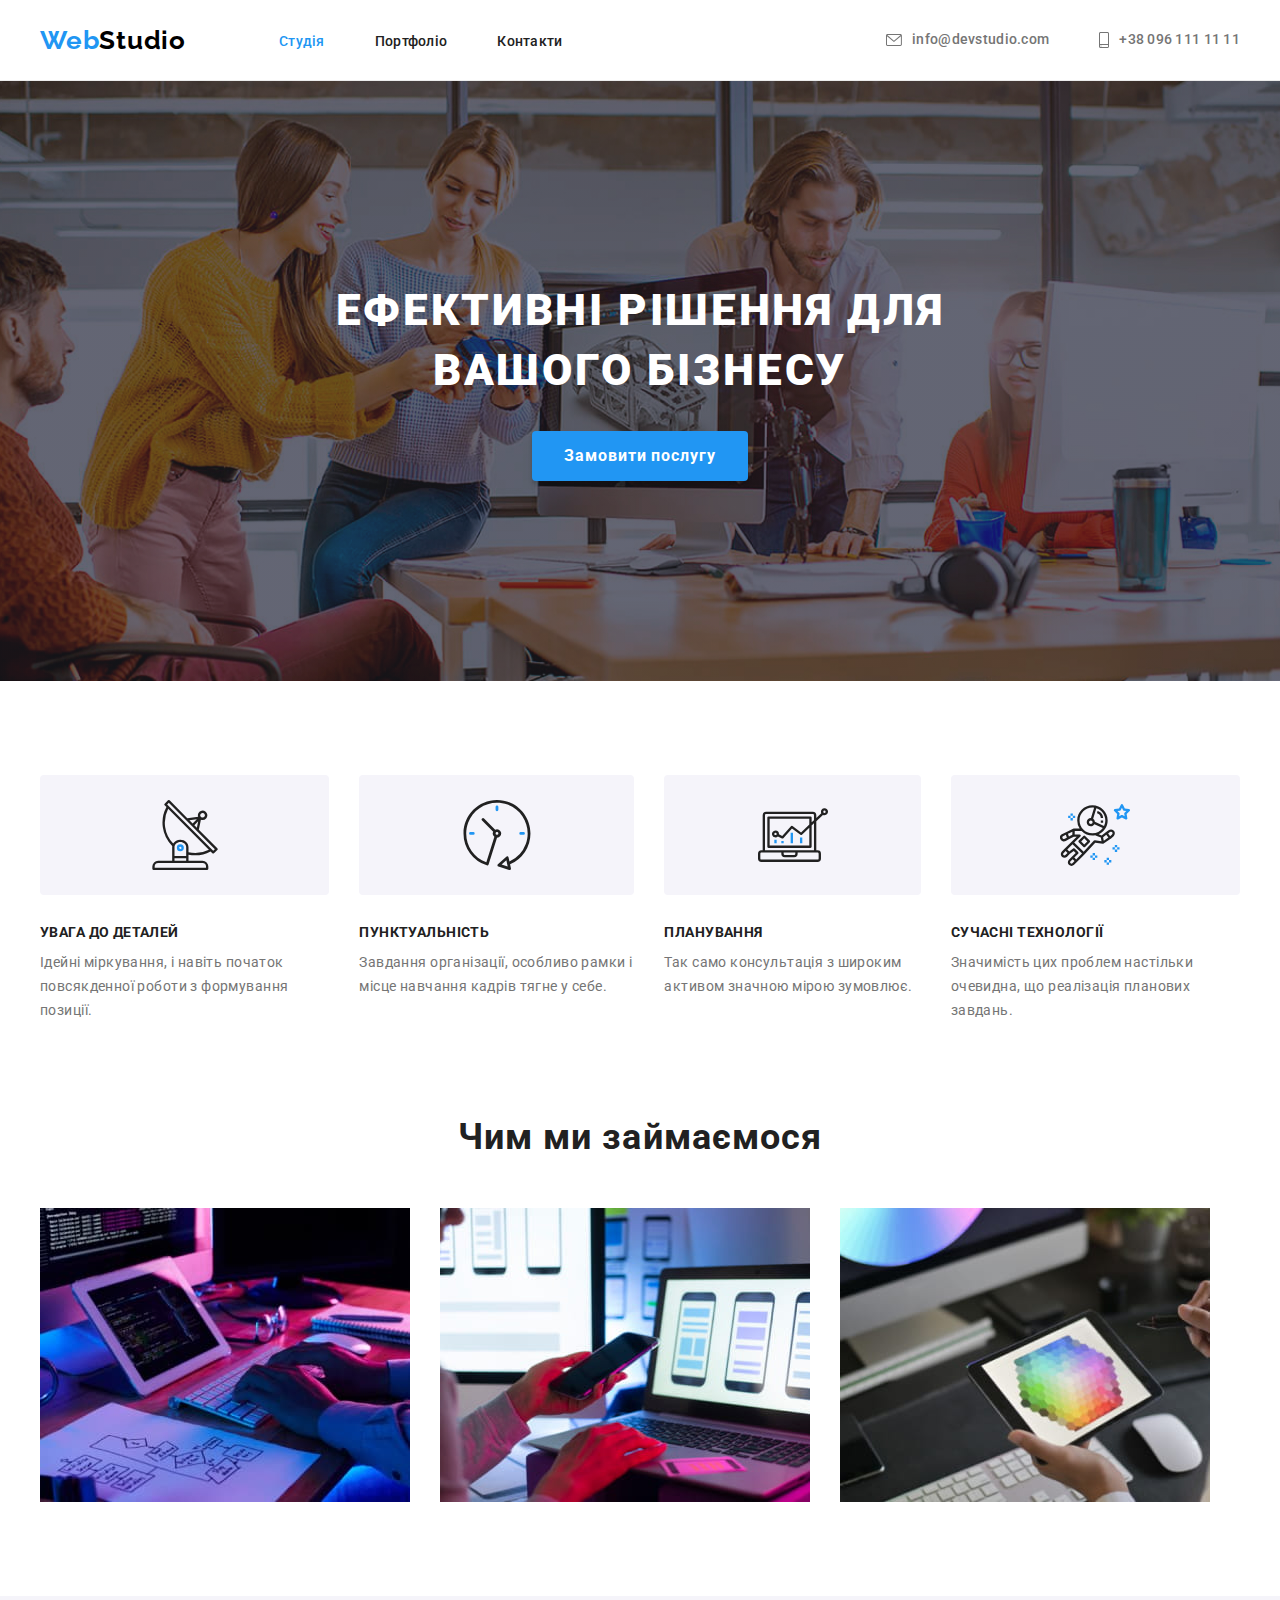
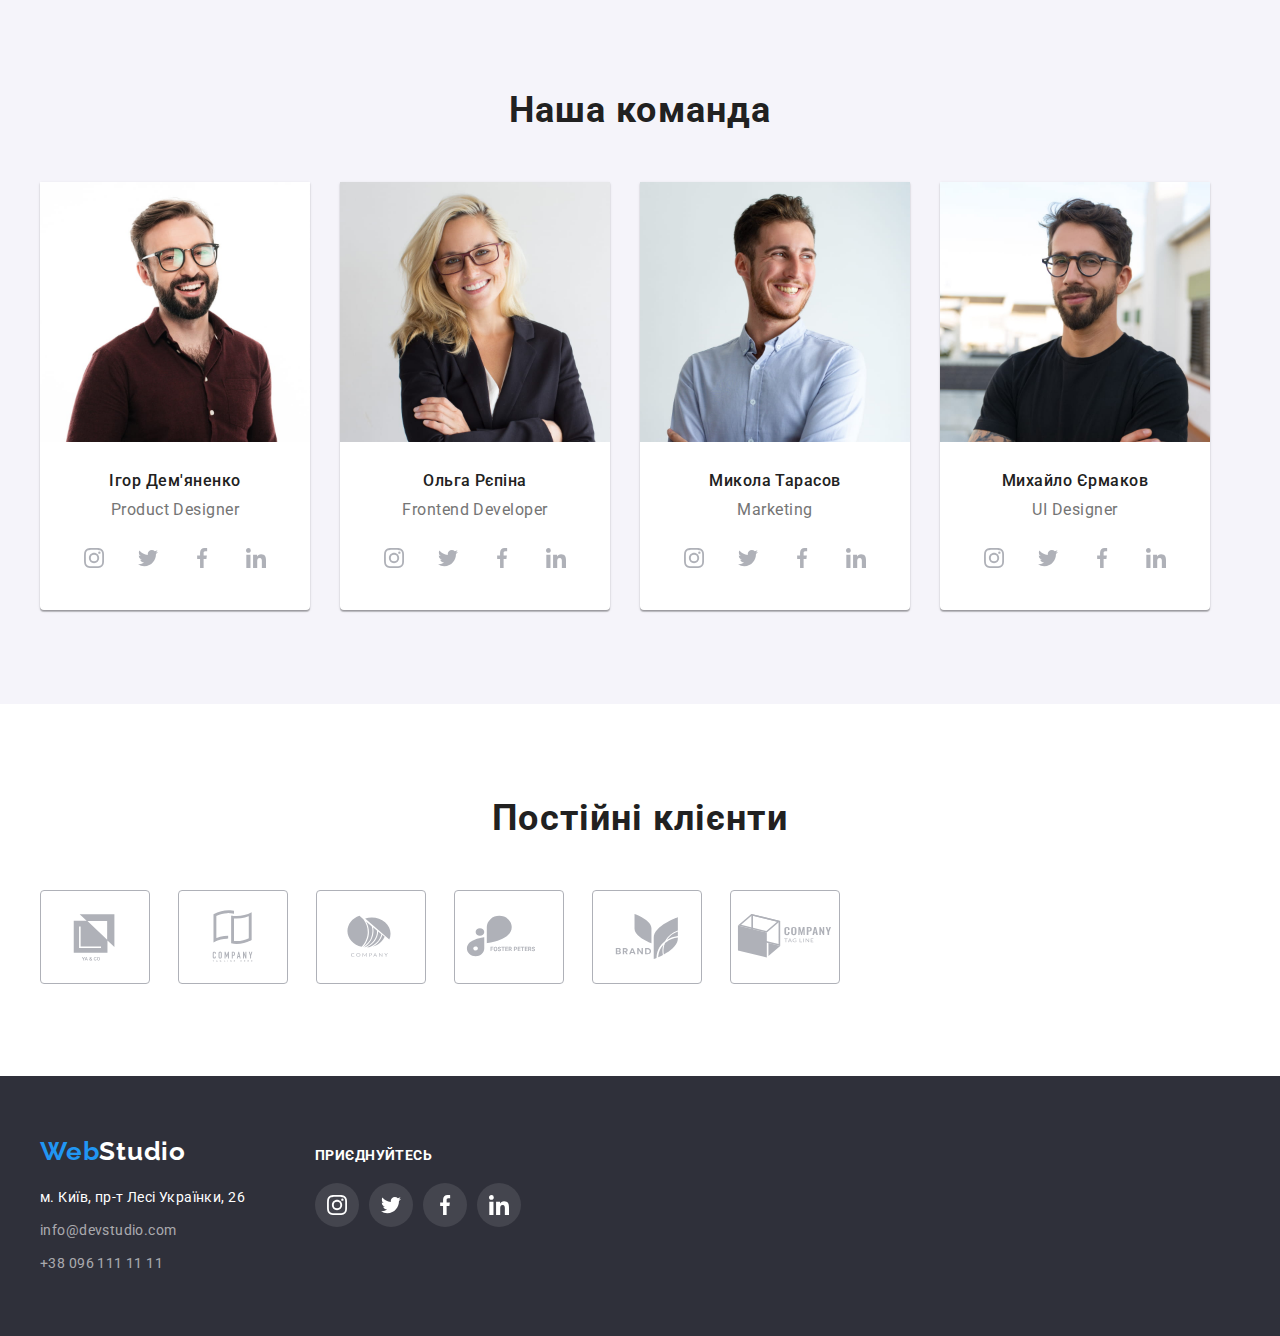
<file: index.html>
<!DOCTYPE html>
<html lang="uk">
  <head>
    <meta charset="UTF-8" />
    <meta http-equiv="X-UA-Compatible" content="IE=edge" />
    <meta name="viewport" content="width=device-width, initial-scale=1.0" />
    <title>Домашне Завдання 2</title>
    <link rel="preconnect" href="https://fonts.googleapis.com" />
    <link rel="preconnect" href="https://fonts.gstatic.com" crossorigin />
    <link
      href="https://fonts.googleapis.com/css2?family=Raleway:wght@700&family=Roboto:wght@400;500;700;900&display=swap"
      rel="stylesheet"
    />
    <link
      rel="stylesheet"
      href="https://cdnjs.cloudflare.com/ajax/libs/modern-normalize/1.1.0/modern-normalize.min.css"
      integrity="sha512-wpPYUAdjBVSE4KJnH1VR1HeZfpl1ub8YT/NKx4PuQ5NmX2tKuGu6U/JRp5y+Y8XG2tV+wKQpNHVUX03MfMFn9Q=="
      crossorigin="anonymous"
      referrerpolicy="no-referrer"
    />
    <link rel="stylesheet" href="./css/styles.css" />
  </head>
  <body>
    <!---------------------------------HEADER---------------------->
    <header class="page-header">
      <div class="container header-container">
        <nav class="site-nav">
          <a href="./index.html" class="logo link logo-header"
            ><span class="logo-accent">Web</span>Studio</a
          >
          <ul class="site-nav-list list">
            <li>
              <a href="./index.html" class="nav-item current link">Студія</a>
            </li>
            <li>
              <a href="./portfolio.html" class="nav-item link">Портфоліо</a>
            </li>
            <li><a href="#" class="nav-item link">Контакти</a></li>
          </ul>
        </nav>
        <ul class="header-contact list">
          <li>
            <a href="mailto:info@devstudio.com" class="header-mail link">
              <svg class="header-icon mail-icon" width="16" height="12">
                <use href="./images/icon.svg#icon-envelope"></use>
              </svg>
              info@devstudio.com
            </a>
          </li>
          <li>
            <a href="tel:380961111111" class="header-tel link">
              <svg class="header-icon tel-icon" width="10" height="16">
                <use href="./images/icon.svg#icon-smartphone"></use>
              </svg>
              +38 096 111 11 11
            </a>
          </li>
        </ul>
      </div>
    </header>
    <main>
      <!--------------------------------HERO----------------------->
      <section class="hero section">
        <div class="container">
          <h1 class="hero-title">Ефективні рішення для вашого бізнесу</h1>
          <button class="hero-btn">Замовити послугу</button>
        </div>
      </section>
      <!-------------------------FEATURE------------------->
      <section class="features section">
        <div class="container">
          <h2 class="feature-title visually-hidden">Особливості</h2>
          <ul class="feature-list list">
            <li class="feature-list-item">
              <div class="feature-icon-box">
                <svg class="feature-icon" width="70" height="70">
                  <use href="./images/icon.svg#icon-antenna-1"></use>
                </svg>
              </div>
              <h3 class="feature-item-title">Увага до деталей</h3>
              <p class="feature-item-text">
                Ідейні міркування, і навіть початок повсякденної роботи з
                формування позиції.
              </p>
            </li>
            <li class="feature-list-item">
              <div class="feature-icon-box">
                <svg class="feature-icon" width="70" height="70">
                  <use href="./images/icon.svg#icon-clock-1"></use>
                </svg>
              </div>
              <h3 class="feature-item-title">Пунктуальність</h3>
              <p class="feature-item-text">
                Завдання організації, особливо рамки і місце навчання кадрів
                тягне у себе.
              </p>
            </li>
            <li class="feature-list-item">
              <div class="feature-icon-box">
                <svg class="feature-icon" width="70" height="70">
                  <use href="./images/icon.svg#icon-diagram-1"></use>
                </svg>
              </div>
              <h3 class="feature-item-title">Планування</h3>
              <p class="feature-item-text">
                Так само консультація з широким активом значною мірою зумовлює.
              </p>
            </li>
            <li class="feature-list-item">
              <div class="feature-icon-box">
                <svg class="feature-icon" width="70" height="70">
                  <use href="./images/icon.svg#icon-astronaut-1"></use>
                </svg>
              </div>
              <h3 class="feature-item-title">Сучасні технології</h3>
              <p class="feature-item-text">
                Значимість цих проблем настільки очевидна, що реалізація
                планових завдань.
              </p>
            </li>
          </ul>
        </div>
      </section>
      <!--------------------------WORK-------------------------------->
      <section class="work section">
        <div class="container">
          <h2 class="work-title">Чим ми займаємося</h2>
          <ul class="work-list list">
            <li>
              <img
                src="./images/box1.jpg"
                alt="Руки програміста при роботі"
                width="370"
              />
            </li>
            <li>
              <img
                src="./images/box2.jpg"
                alt="Телефон в руці та на екрані ноутбуку"
                width="370"
              />
            </li>
            <li>
              <img
                src="./images/box3.jpg"
                alt="Кольорова палітра на екрані планшету"
                width="370"
              />
            </li>
          </ul>
        </div>
      </section>
      <!-----------------TEAM---------------------------------->
      <section class="team section">
        <div class="container">
          <h2 class="team-title">Наша команда</h2>
          <ul class="team-list list">
            <li class="team-item">
              <img
                src="./images/imgteam1.jpg"
                alt="Ігор Дем'яненко"
                width="270"
              />
              <div class="team-info">
                <h3 class="team-item-title">Ігор Дем'яненко</h3>
                <p lang="en" class="team-item-text">Product Designer</p>
                <ul class="team-soc-list list">
                  <li class="team-soc-item">
                    <a href="" class="team-soc-link link">
                      <svg class="team-soc-icon" width="20" height="20">
                        <use href="./images/icon.svg#icon-instagram-2"></use>
                      </svg>
                    </a>
                  </li>
                  <li class="team-soc-item">
                    <a href="" class="team-soc-link link">
                      <svg class="team-soc-icon" width="20" height="20">
                        <use href="./images/icon.svg#icon-twitter-1"></use>
                      </svg>
                    </a>
                  </li>
                  <li class="team-soc-item">
                    <a href="" class="team-soc-link link">
                      <svg class="team-soc-icon" width="20" height="20">
                        <use href="./images/icon.svg#icon-facebook-1"></use>
                      </svg>
                    </a>
                  </li>
                  <li class="team-soc-item">
                    <a href="" class="team-soc-link link">
                      <svg class="team-soc-icon" width="20" height="20">
                        <use href="./images/icon.svg#icon-linkedin-1"></use>
                      </svg>
                    </a>
                  </li>
                </ul>
              </div>
            </li>
            <li class="team-item">
              <img src="./images/imgteam2.jpg" alt="Ольга Рєпіна" width="270" />
              <div class="team-info">
                <h3 class="team-item-title">Ольга Рєпіна</h3>
                <p lang="en" class="team-item-text">Frontend Developer</p>
                <ul class="team-soc-list list">
                  <li class="team-soc-item">
                    <a href="" class="team-soc-link link">
                      <svg class="team-soc-icon" width="20" height="20">
                        <use href="./images/icon.svg#icon-instagram-2"></use>
                      </svg>
                    </a>
                  </li>
                  <li class="team-soc-item">
                    <a href="" class="team-soc-link link">
                      <svg class="team-soc-icon" width="20" height="20">
                        <use href="./images/icon.svg#icon-twitter-1"></use>
                      </svg>
                    </a>
                  </li>
                  <li class="team-soc-item">
                    <a href="" class="team-soc-link link">
                      <svg class="team-soc-icon" width="20" height="20">
                        <use href="./images/icon.svg#icon-facebook-1"></use>
                      </svg>
                    </a>
                  </li>
                  <li class="team-soc-item">
                    <a href="" class="team-soc-link link">
                      <svg class="team-soc-icon" width="20" height="20">
                        <use href="./images/icon.svg#icon-linkedin-1"></use>
                      </svg>
                    </a>
                  </li>
                </ul>
              </div>
            </li>
            <li class="team-item">
              <img
                src="./images/imgteam3.jpg"
                alt="Микола Тарасов"
                width="270"
              />
              <div class="team-info">
                <h3 class="team-item-title">Микола Тарасов</h3>
                <p lang="en" class="team-item-text">Marketing</p>
                <ul class="team-soc-list list">
                  <li class="team-soc-item">
                    <a href="" class="team-soc-link link">
                      <svg class="team-soc-icon" width="20" height="20">
                        <use href="./images/icon.svg#icon-instagram-2"></use>
                      </svg>
                    </a>
                  </li>
                  <li class="team-soc-item">
                    <a href="" class="team-soc-link link">
                      <svg class="team-soc-icon" width="20" height="20">
                        <use href="./images/icon.svg#icon-twitter-1"></use>
                      </svg>
                    </a>
                  </li>
                  <li class="team-soc-item">
                    <a href="" class="team-soc-link link">
                      <svg class="team-soc-icon" width="20" height="20">
                        <use href="./images/icon.svg#icon-facebook-1"></use>
                      </svg>
                    </a>
                  </li>
                  <li class="team-soc-item">
                    <a href="" class="team-soc-link link">
                      <svg class="team-soc-icon" width="20" height="20">
                        <use href="./images/icon.svg#icon-linkedin-1"></use>
                      </svg>
                    </a>
                  </li>
                </ul>
              </div>
            </li>
            <li class="team-item">
              <img
                src="./images/imgteam4.jpg"
                alt="Михайло Єрмаков"
                width="270"
              />
              <div class="team-info">
                <h3 class="team-item-title">Михайло Єрмаков</h3>
                <p lang="en" class="team-item-text">UI Designer</p>
                <ul class="team-soc-list list">
                  <li class="team-soc-item">
                    <a href="" class="team-soc-link link">
                      <svg class="team-soc-icon" width="20" height="20">
                        <use href="./images/icon.svg#icon-instagram-2"></use>
                      </svg>
                    </a>
                  </li>
                  <li class="team-soc-item">
                    <a href="" class="team-soc-link link">
                      <svg class="team-soc-icon" width="20" height="20">
                        <use href="./images/icon.svg#icon-twitter-1"></use>
                      </svg>
                    </a>
                  </li>
                  <li class="team-soc-item">
                    <a href="" class="team-soc-link link">
                      <svg class="team-soc-icon" width="20" height="20">
                        <use href="./images/icon.svg#icon-facebook-1"></use>
                      </svg>
                    </a>
                  </li>
                  <li class="team-soc-item">
                    <a href="" class="team-soc-link link">
                      <svg class="team-soc-icon" width="20" height="20">
                        <use href="./images/icon.svg#icon-linkedin-1"></use>
                      </svg>
                    </a>
                  </li>
                </ul>
              </div>
            </li>
          </ul>
        </div>
      </section>
      <!-----------------------CLIENT-------------------------------->
      <section class="clients section">
        <div class="container">
          <h2 class="client-title">Постійні клієнти</h2>
          <ul class="client-list list">
            <li class="client-item">
              <a href="" class="client-link link">
                <svg class="client-icon" width="106" height="60">
                  <use href="./images/icon.svg#icon-Logo1"></use>
                </svg>
              </a>
            </li>
            <li class="client-item">
              <a href="" class="client-link link">
                <svg class="client-icon" width="106" height="60">
                  <use href="./images/icon.svg#icon-Logo2"></use>
                </svg>
              </a>
            </li>
            <li class="client-item">
              <a href="" class="client-link link"
                ><svg class="client-icon" width="106" height="60">
                  <use href="./images/icon.svg#icon-Logo3"></use>
                </svg>
              </a>
            </li>
            <li class="client-item">
              <a href="" class="client-link link"
                ><svg class="client-icon" width="106" height="60">
                  <use href="./images/icon.svg#icon-Logo4"></use>
                </svg>
              </a>
            </li>
            <li class="client-item">
              <a href="" class="client-link link"
                ><svg class="client-icon" width="106" height="60">
                  <use href="./images/icon.svg#icon-Logo5"></use>
                </svg>
              </a>
            </li>
            <li class="client-item">
              <a href="" class="client-link link"
                ><svg class="client-icon" width="106" height="60">
                  <use href="./images/icon.svg#icon-Logo6"></use>
                </svg>
              </a>
            </li>
          </ul>
        </div>
      </section>
    </main>
    <!----------------------------FOOTER------------------------------>
    <footer class="footer section">
      <div class="container footer-wrap">
        <div>
          <a href="./index.html" class="logo logo-footer link"
            ><span class="logo-accent">Web</span>Studio</a
          >
          <address class="adress">
            <ul class="adress-list list">
              <li class="adress-item">
                <a
                  href="https://goo.gl/maps/c5YDyiYQSBMjpUKTA"
                  class="adress-link link"
                  >м. Київ, пр-т Лесі Українки, 26</a
                >
              </li>
              <li class="adress-item">
                <a href="mailto:info@devstudio.com" class="footer-mail link"
                  >info@devstudio.com</a
                >
              </li>
              <li class="adress-item">
                <a href="tel:380961111111" class="footer-tel link"
                  >+38 096 111 11 11</a
                >
              </li>
            </ul>
          </address>
        </div>
        <div class="footer-soc">
          <h3 class="footer-soc-tile">приєднуйтесь</h3>
          <ul class="footer-soc-list list">
            <li class="footer-soc-item">
              <a href="" class="footer-soc-link link">
                <svg class="footer-soc-icon" width="20" height="20">
                  <use href="./images/icon.svg#icon-instagram-2"></use>
                </svg>
              </a>
            </li>
            <li class="footer-soc-item">
              <a href="" class="footer-soc-link link">
                <svg class="footer-soc-icon" width="20" height="20">
                  <use href="./images/icon.svg#icon-twitter-1"></use>
                </svg>
              </a>
            </li>
            <li class="footer-soc-item">
              <a href="" class="footer-soc-link link">
                <svg class="footer-soc-icon" width="20" height="20">
                  <use href="./images/icon.svg#icon-facebook-1"></use>
                </svg>
              </a>
            </li>
            <li class="footer-soc-item">
              <a href="" class="footer-soc-link link">
                <svg class="footer-soc-icon" width="20" height="20">
                  <use href="./images/icon.svg#icon-linkedin-1"></use>
                </svg>
              </a>
            </li>
          </ul>
        </div>
      </div>
    </footer>
  </body>
</html>
</file>
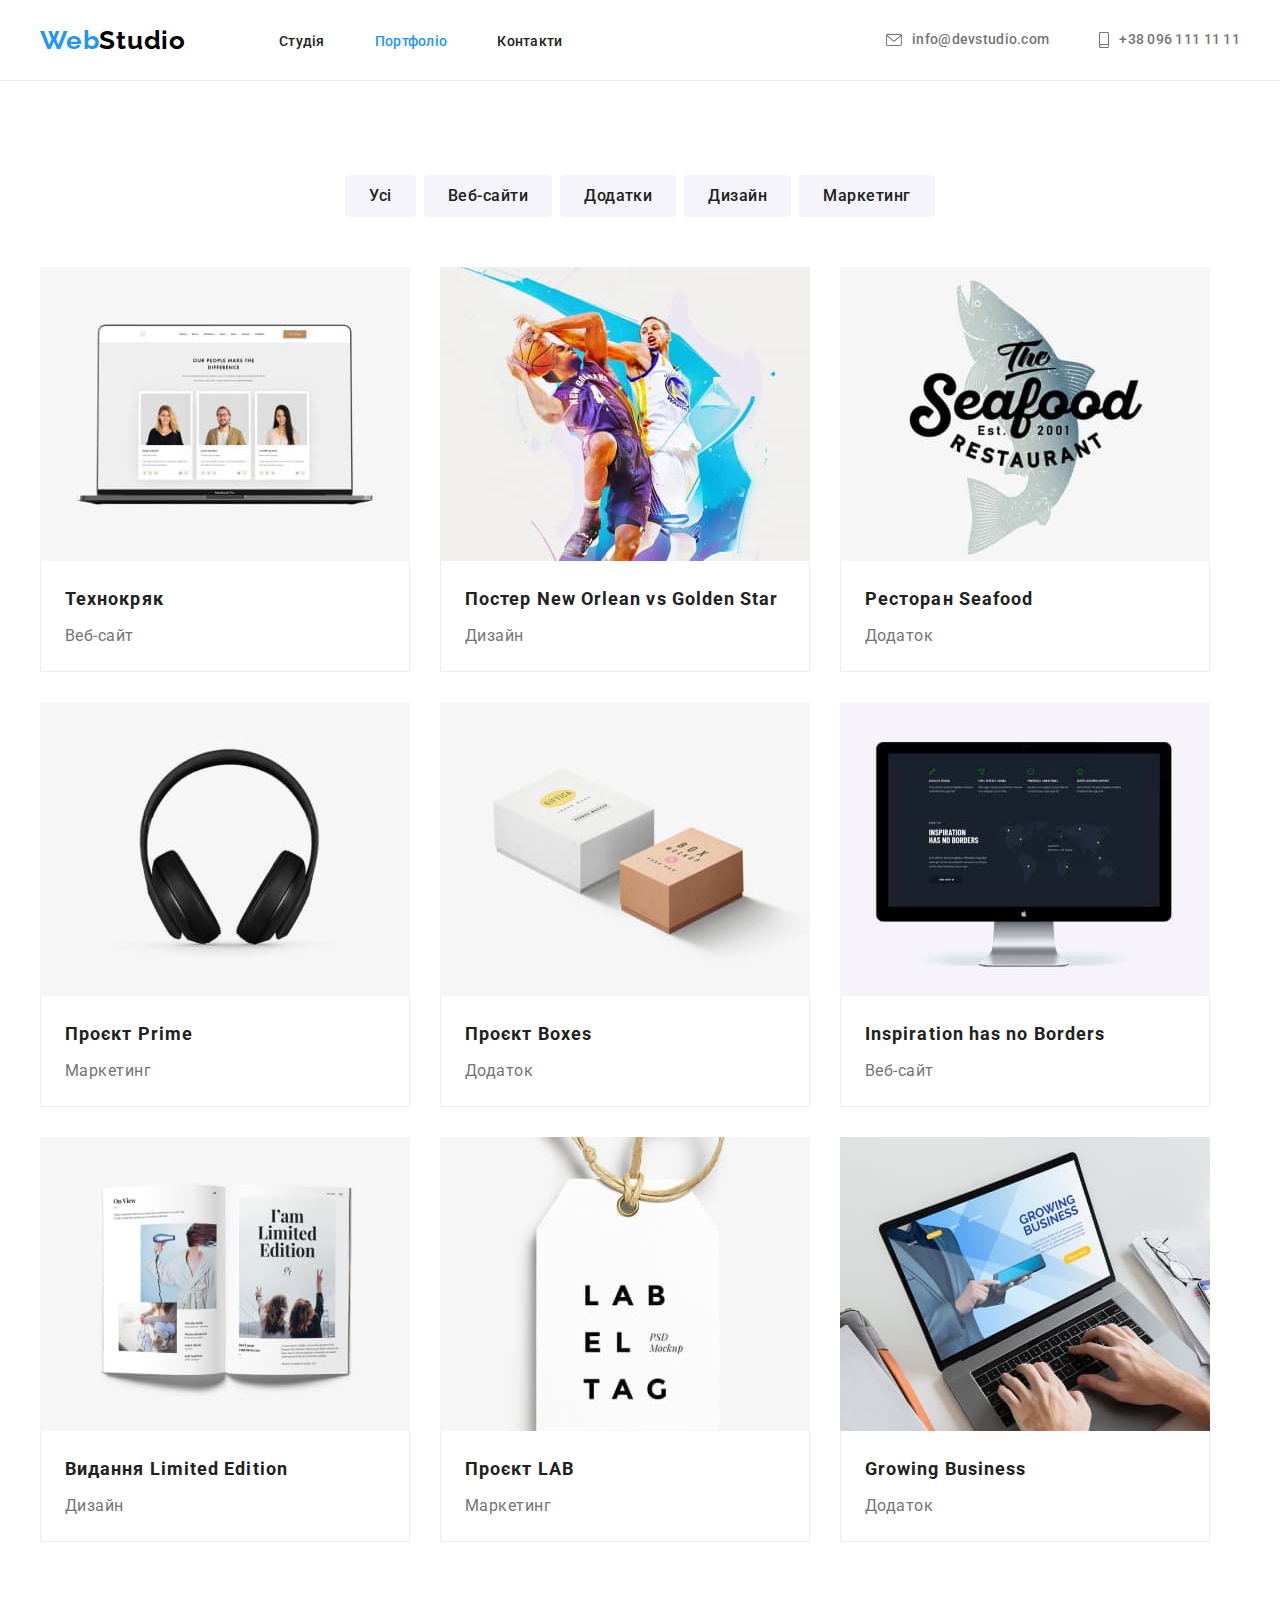
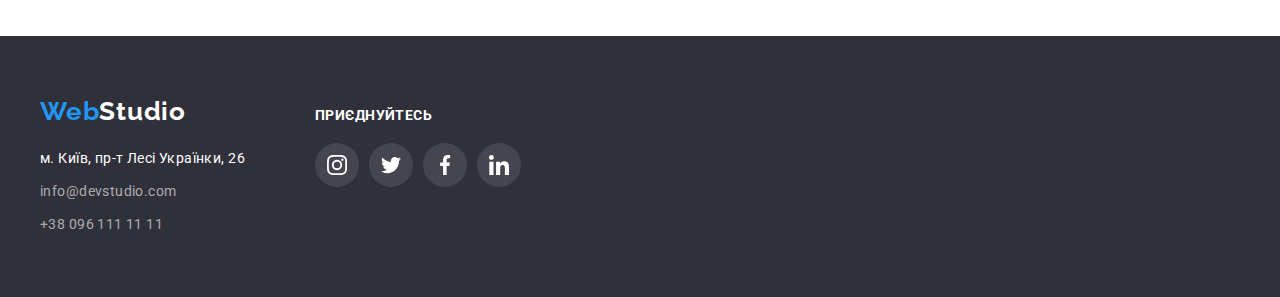
<file: portfolio.html>
<!DOCTYPE html>
<html lang="uk">
  <head>
    <meta charset="UTF-8" />
    <meta http-equiv="X-UA-Compatible" content="IE=edge" />
    <meta name="viewport" content="width=device-width, initial-scale=1.0" />
    <title>Домашне Завдання 4</title>
    <link rel="preconnect" href="https://fonts.googleapis.com" />
    <link rel="preconnect" href="https://fonts.gstatic.com" crossorigin />
    <link
      href="https://fonts.googleapis.com/css2?family=Raleway:wght@700&family=Roboto:wght@400;500;700;900&display=swap"
      rel="stylesheet"
    />
    <link
      rel="stylesheet"
      href="https://cdnjs.cloudflare.com/ajax/libs/modern-normalize/1.1.0/modern-normalize.min.css"
      integrity="sha512-wpPYUAdjBVSE4KJnH1VR1HeZfpl1ub8YT/NKx4PuQ5NmX2tKuGu6U/JRp5y+Y8XG2tV+wKQpNHVUX03MfMFn9Q=="
      crossorigin="anonymous"
      referrerpolicy="no-referrer"
    />
    <link rel="stylesheet" href="./css/styles.css" />
  </head>
  <body>
    <header class="page-header">
      <div class="container header-container">
        <nav class="site-nav">
          <a href="./index.html" class="logo link logo-header"
            ><span class="logo-accent">Web</span>Studio</a
          >
          <ul class="site-nav-list list">
            <li>
              <a href="./index.html" class="nav-item link">Студія</a>
            </li>
            <li>
              <a href="./portfolio.html" class="nav-item current link"
                >Портфоліо</a
              >
            </li>
            <li><a href="#" class="nav-item link">Контакти</a></li>
          </ul>
        </nav>
        <ul class="header-contact list">
          <li>
            <a href="mailto:info@devstudio.com" class="header-mail link">
              <svg class="header-icon mail-icon" width="16" height="12">
                <use href="./images/icon.svg#icon-envelope"></use>
              </svg>
              info@devstudio.com
            </a>
          </li>
          <li>
            <a href="tel:380961111111" class="header-tel link">
              <svg class="header-icon tel-icon" width="10" height="16">
                <use href="./images/icon.svg#icon-smartphone"></use>
              </svg>
              +38 096 111 11 11
            </a>
          </li>
        </ul>
      </div>
    </header>
    <main>
      <section class="portfolio">
        <div class="container">
          <h1 class="visually-hidden">Портфоліо</h1>
          <ul class="btn-list list">
            <li><button type="button" class="btn-item">Усі</button></li>
            <li><button type="button" class="btn-item">Веб-сайти</button></li>
            <li><button type="button" class="btn-item">Додатки</button></li>
            <li><button type="button" class="btn-item">Дизайн</button></li>
            <li><button type="button" class="btn-item">Маркетинг</button></li>
          </ul>
          <ul class="portfolio-list list">
            <li class="portfolio-item">
              <a href="#" class="portfolio-link link">
                <img
                  src="./images/portfolio1.jpg"
                  alt="Технокряк"
                  width="370"
                />
                <div class="item-text">
                  <h2 class="portfolio-title">Технокряк</h2>
                  <p class="portfolio-text">Веб-сайт</p>
                </div>
              </a>
            </li>
            <li class="portfolio-item">
              <a href="#" class="portfolio-link link">
                <img
                  src="./images/portfolio2.jpg"
                  alt="New Orlean vs Golden Star"
                  width="370"
                />
                <div class="item-text">
                  <h2 class="portfolio-title">
                    Постер New Orlean vs Golden Star
                  </h2>
                  <p class="portfolio-text">Дизайн</p>
                </div>
              </a>
            </li>
            <li class="portfolio-item">
              <a href="#" class="portfolio-link link">
                <img
                  src="./images/portfolio3.jpg"
                  alt="Ресторан Seafood"
                  width="370"
                />
                <div class="item-text">
                  <h2 class="portfolio-title">Ресторан Seafood</h2>
                  <p class="portfolio-text">Додаток</p>
                </div>
              </a>
            </li>
            <li class="portfolio-item">
              <a href="#" class="portfolio-link link">
                <img
                  src="./images/portfolio4.jpg"
                  alt="Проєкт Prime"
                  width="370"
                />
                <div class="item-text">
                  <h2 class="portfolio-title">Проєкт Prime</h2>
                  <p class="portfolio-text">Маркетинг</p>
                </div>
              </a>
            </li>
            <li class="portfolio-item">
              <a href="#" class="portfolio-link link">
                <img
                  src="./images/portfolio5.jpg"
                  alt="Проєкт Boxes"
                  width="370"
                />
                <div class="item-text">
                  <h2 class="portfolio-title">Проєкт Boxes</h2>
                  <p class="portfolio-text">Додаток</p>
                </div>
              </a>
            </li>
            <li class="portfolio-item">
              <a href="#" class="portfolio-link link">
                <img
                  src="./images/portfolio6.jpg"
                  alt="Inspiration has no Borders"
                  width="370"
                />
                <div class="item-text">
                  <h2 class="portfolio-title">Inspiration has no Borders</h2>
                  <p class="portfolio-text">Веб-сайт</p>
                </div>
              </a>
            </li>
            <li class="portfolio-item">
              <a href="#" class="portfolio-link link">
                <img
                  src="./images/portfolio7.jpg"
                  alt="Видання Limited Edition"
                  width="370"
                />
                <div class="item-text">
                  <h2 class="portfolio-title">Видання Limited Edition</h2>
                  <p class="portfolio-text">Дизайн</p>
                </div>
              </a>
            </li>
            <li class="portfolio-item">
              <a href="#" class="portfolio-link link">
                <img
                  src="./images/portfolio8.jpg"
                  alt="Проєкт LAB"
                  width="370"
                />
                <div class="item-text">
                  <h2 class="portfolio-title">Проєкт LAB</h2>
                  <p class="portfolio-text">Маркетинг</p>
                </div>
              </a>
            </li>
            <li class="portfolio-item">
              <a href="" class="portfolio-link link">
                <img
                  src="./images/portfolio9.jpg"
                  alt="Growing Business"
                  width="370"
                />
                <div class="item-text">
                  <h2 class="portfolio-title">Growing Business</h2>
                  <p class="portfolio-text">Додаток</p>
                </div>
              </a>
            </li>
          </ul>
        </div>
      </section>
    </main>
    <footer class="footer section">
      <div class="container footer-wrap">
        <div>
          <a href="./index.html" class="logo logo-footer link"
            ><span class="logo-accent">Web</span>Studio</a
          >
          <address class="adress">
            <ul class="adress-list list">
              <li class="adress-item">
                <a
                  href="https://goo.gl/maps/c5YDyiYQSBMjpUKTA"
                  class="adress-link link"
                  >м. Київ, пр-т Лесі Українки, 26</a
                >
              </li>
              <li class="adress-item">
                <a href="mailto:info@devstudio.com" class="footer-mail link"
                  >info@devstudio.com</a
                >
              </li>
              <li class="adress-item">
                <a href="tel:380961111111" class="footer-tel link"
                  >+38 096 111 11 11</a
                >
              </li>
            </ul>
          </address>
        </div>
        <div class="footer-soc">
          <h3 class="footer-soc-tile">приєднуйтесь</h3>
          <ul class="footer-soc-list list">
            <li class="footer-soc-item">
              <a href="" class="footer-soc-link link">
                <svg class="footer-soc-icon" width="20" height="20">
                  <use href="./images/icon.svg#icon-instagram-2"></use>
                </svg>
              </a>
            </li>
            <li class="footer-soc-item">
              <a href="" class="footer-soc-link link">
                <svg class="footer-soc-icon" width="20" height="20">
                  <use href="./images/icon.svg#icon-twitter-1"></use>
                </svg>
              </a>
            </li>
            <li class="footer-soc-item">
              <a href="" class="footer-soc-link link">
                <svg class="footer-soc-icon" width="20" height="20">
                  <use href="./images/icon.svg#icon-facebook-1"></use>
                </svg>
              </a>
            </li>
            <li class="footer-soc-item">
              <a href="" class="footer-soc-link link">
                <svg class="footer-soc-icon" width="20" height="20">
                  <use href="./images/icon.svg#icon-linkedin-1"></use>
                </svg>
              </a>
            </li>
          </ul>
        </div>
      </div>
    </footer>
  </body>
</html>
</file>
<file: css/styles.css>
:root {
    --title-text-color: #212121;
    --text-color: #757575;
    --accent-color: #2196F3;
    --aktive-accent-color: #188CE8;
    --black-color: #000000;
    --light-background-color: #F5F4FA;
    --dark-background-color: #2F303A;
    --white-color: #FFFFFF;
    --footer-contact-color: rgba(255, 255, 255, 0.6);
    --icon-color: #AFB1B8;
}

p,
h1,
h2,
h3,
h4,
h5,
h6,
li {
    margin: 0;
}

ul {
    padding-left: 0;
    margin: 0;
}

img {
    display: block;
}

body {
    font-family: 'Roboto', sans-serif;
    color: var(--text-color);
    background: var(--white-color);
    margin: 0 auto;

}

.container {
    width: 1200px;
    margin: 0 auto;
    padding: 0 15px;

}

.list {
    list-style: none;
}

.link {
    text-decoration: none;
}

.section {
    margin: 0;
    padding-top: 94px;
    padding-bottom: 94px;

}

/* ------------header-------------- */
.page-header {

    border-bottom: 1px solid #ECECEC;
    align-items: center;
}

.header-mail,
.header-tel {
    color: var(--text-color);
    display: flex;
    justify-content: center;
    align-items: center;
    gap: 10px;
}
.header-icon{fill: currentColor;}
.header-mail:hover,
.header-tel:hover {
    color: var(--accent-color);
    fill: var(--accent-color);
}

.header-mail:focus,
.header-tel:focus {
    color: var(--accent-color);
    fill: var(--accent-color);
}

.logo {
    font-family: 'Raleway', sans-serif;
    font-style: normal;
    font-weight: 700;
    font-size: 26px;
    line-height: 1.19;
    letter-spacing: 0.03em;
}

.header-container {

    display: flex;
    justify-content: space-between;
    align-items: center;
}

.logo-header {
    color: var(--black-color);
    justify-content: flex-start;
    padding: 24px 0;
    margin-right: 93px;
}

.logo-accent {
    color: var(--accent-color);
}

.site-nav
{display: flex;
justify-content: flex-start;
align-items: center;
}

.site-nav-list {
    gap: 50px;
    display: flex;
}

.header-contact {
    display: flex;
    gap: 50px;
    justify-content: flex-end;
}

.nav-item {
    font-weight: 500;
    font-size: 14px;
    line-height: 1.14;
    letter-spacing: 0.02em;
    color: var(--title-text-color);
    padding: 32px 0;
}

.nav-item:hover,
.nav-item:focus {
    color: var(--accent-color);
}

.current {
    font-weight: 500;
    font-size: 14px;
    line-height: 1.14;
    letter-spacing: 0.02em;
    color: var(--accent-color);
}

.header-mail,
.header-tel {
    font-weight: 500;
    font-size: 14px;
    line-height: 1.14;
    letter-spacing: 0.02em;
    color: var(--text-color);
    padding: 32px 0;
}

/* ------Studio--------------сторінка студія ---------------- */
/* ---------Hero---------- */
.hero {
    max-width: 1600px;
    background-color: #C4C4C4;
    ;
    background-image: linear-gradient(rgba(47, 48, 58, 0.4), rgba(47, 48, 58, 0.4)), url(../images/Img.jpg);
    background-repeat: no-repeat;
    background-position: center;
    margin: 0 auto;
    padding-top: 200px;
    padding-bottom: 200px;
    text-align: center;
}

.hero-title {
    font-weight: 900;
    font-size: 44px;
    line-height: 1.36;
    text-align: center;
    letter-spacing: 0.06em;
    text-transform: uppercase;
    color: var(--white-color);
    width: 696px;
    margin: 0 auto;
    margin-bottom: 30px;
}

.hero-btn {
    font-family: inherit;
    font-style: normal;
    font-weight: 700;
    font-size: 16px;
    line-height: 1.88;
    letter-spacing: 0.06em;
    color: var(--white-color);
    cursor: pointer;
    text-align: center;
    background-color: var(--accent-color);
    box-shadow: 0px 4px 4px rgba(0, 0, 0, 0.15);
    border-radius: 4px;
    border: transparent;
    min-width: 216px;
    padding: 10px 32px;
}

.hero-btn:hover,
.hero-btn:focus {
    background-color: var(--aktive-accent-color);
}

/* ---------Features -- Особливості------ */
.features {}

.feature-icon-box {
    background: #F5F4FA;
    border-radius: 4px;
    display: flex;
    justify-content: center;
    align-items: center;
    padding-top: 25px;
    padding-bottom: 25px;
    margin-bottom: 30px;
}


.visually-hidden {
    position: absolute;
    width: 1px;
    height: 1px;
    margin: -1px;
    border: 0;
    padding: 0;
    white-space: nowrap;
    clip-path: inset(100%);
    clip: rect(0 0 0 0);
    overflow: hidden;
}

.feature-list {
    display: flex;
    gap: 30px;
}

.feature-list-item {
    width: calc((100%-90)/4);

}

.feature-list-item:nth-child(4n) {
    margin: 0;

}

.feature-item-title {
    font-weight: 700;
    font-size: 14px;
    line-height: 1.14;
    letter-spacing: 0.03em;
    text-transform: uppercase;
    color: var(--title-text-color);
    margin-bottom: 10px;

}

.feature-item-text {
    font-size: 14px;
    line-height: 1.71;
    letter-spacing: 0.03em;
}

/* ------------------Work ---Чим ми займаємося---------- */
.work {
    padding-top: 0;
}

.work-title {
    font-weight: 700;
    font-size: 36px;
    line-height: 1.16;
    text-align: center;
    letter-spacing: 0.03em;
    color: var(--title-text-color);
    margin-bottom: 50px;
}

.work-list {
    display: flex;
    gap: 30px;
}

/* ----------------team---Наша команда----------  */

.team {
    background: var(--light-background-color);
}

.team-list {
    display: flex;
    gap: 30px;
}

.team-item {
    background-color: var(--white-color);
    box-shadow: 0px 1px 3px rgba(0, 0, 0, 0.12), 0px 1px 1px rgba(0, 0, 0, 0.14), 0px 2px 1px rgba(0, 0, 0, 0.2);
    border-radius: 0px 0px 4px 4px;
}

.team-title {
    font-weight: 700;
    font-size: 36px;
    line-height: 1.16;
    text-align: center;
    letter-spacing: 0.03em;
    color: var(--title-text-color);
    margin-bottom: 50px;

}

.team-info {
    padding-top: 30px;
    padding-bottom: 30px;
}


.team-item-title {
    font-weight: 500;
    font-size: 16px;
    line-height: 1.18;
    text-align: center;
    letter-spacing: 0.03em;
    color: var(--title-text-color);
    margin-bottom: 10px;
}

.team-item-text {
    font-size: 16px;
    line-height: 1.18;
    text-align: center;
    letter-spacing: 0.03em;
    margin-bottom: 16px;

}

.team-soc-list {
    display: flex;
    gap: 10px;
    justify-content: center;
}

.team-soc-item {
    width: 44px;
    height: 44px;
    background-color: #FFFFFF;

}

.team-soc-link {
    width: 100%;
    height: 100%;
    border-radius: 50%;
    display: flex;
    justify-content: center;
    align-items: center;
    fill: var(--icon-color);
}

.team-soc-link:hover,
.team-soc-link:focus {
    background-color: var(--accent-color);
    fill: #FFFFFF;
}

/* -----------------client------------------- */

.client-title {
    font-weight: 700;
    font-size: 36px;
    line-height: 1.16;
    text-align: center;
    letter-spacing: 0.03em;
    color: var(--title-text-color);
    margin-bottom: 50px;
}

.client-list {
    display: flex;
    gap: 30px;

}

.client-item {
    width: calc((100%-150px)/6);
    height: 92px;
}

.client-link {
    width: 100%;
    height: 100%;
    border: 1px solid var(--icon-color);
    border-radius: 4px;
    display: flex;
    justify-content: center;
    align-items: center;
    fill: var(--icon-color);
}

.client-link:hover,
.client-link:focus {
    border-color: var(--accent-color);
    fill: var(--accent-color);
}

/* ------foooter--------------- */
.footer {
    background: var(--dark-background-color);
    padding-top: 60px;
    padding-bottom: 60px;
}

.logo-footer {
    color: var(--white-color);

}

.logo-accent {
    color: var(--accent-color);

}

.adress {
    margin-top: 20px;
}

.adress-item:not(:last-child) {
    margin-bottom: 9px;
}

.adress-link {
    font-style: normal;
    font-size: 14px;
    line-height: 1.71;
    letter-spacing: 0.03em;
    color: var(--white-color);
}

.footer-mail,
.footer-tel {
    font-style: normal;
    font-size: 14px;
    line-height: 1.71;
    letter-spacing: 0.03em;
    color: var(--footer-contact-color)
}

.adress-link:hover,
.footer-mail:hover,
.footer-tel:hover {
    color: var(--accent-color);
}

.adress-link:focus,
.footer-mail:focus,
.footer-tel:focus {
    color: var(--accent-color);
}

.footer-wrap {
    display: flex;
    gap: 70px;
    align-items: baseline;
}

.footer-soc-tile {
    font-weight: 700;
    font-size: 14px;
    line-height: 16px;
    letter-spacing: 0.03em;
    text-transform: uppercase;
    color: #FFFFFF;
    margin-bottom: 20px;
}

.footer-soc-list {
    display: flex;
    gap: 10px;
    align-items: center;
    justify-content: center;
}

.footer-soc-item {
    width: 44px;
    height: 44px;
}

.footer-soc-link {
    width: 100%;
    height: 100%;
    background-color: rgba(255, 255, 255, 0.1);
    border-radius: 50%;
    display: flex;
    align-items: center;
    justify-content: center;
    fill: #FFFFFF;
}

.footer-soc-link:hover,
.footer-soc-link:focus {
    background-color: var(--accent-color);
}


/*------------page portfolio-- сторінка портфоліо-------------- */

.portfolio {
    padding-top: 94px;
    padding-bottom: 94px;
}

.btn-list {
    display: flex;
    gap: 8px;
    align-self: center;
    margin: 0 auto;
    margin-bottom: 50px;
    justify-content: center;
}

.btn-item {
    font-family: inherit;
    font-style: normal;
    font-weight: 500;
    font-size: 16px;
    line-height: 1.62;
    text-align: center;
    letter-spacing: 0.03em;
    color: var(--title-text-color);

    background-color: var(--light-background-color);
    border-radius: 4px;
    border-color: transparent;
    cursor: pointer;
    padding: 6px 22px;
}

.btn-item:hover,
.btn-item:focus {
    color: var(--white-color);
    background-color: var(--accent-color);
    box-shadow: 0px 3px 1px rgba(0, 0, 0, 0.1), 0px 1px 2px rgba(0, 0, 0, 0.08), 0px 2px 2px rgba(0, 0, 0, 0.12);
    border-radius: 4px;
}


.portfolio-list {
    display: flex;
    flex-wrap: wrap;
    gap: 30px;
    justify-content: flex-start;
    align-items: stretch;
}

.portfolio-item {
    background-color: var(--white-color);
}



.item-text {
    padding: 20px 24px;
    border-bottom: 1px solid #EEEEEE;
    border-left: 1px solid #EEEEEE;
    border-right: 1px solid #EEEEEE;
}



.portfolio-title {
    font-weight: 700;
    font-size: 18px;
    line-height: 2;
    letter-spacing: 0.06em;
    color: var(--title-text-color);
    margin-bottom: 4px;
}

.portfolio-text {
    font-size: 16px;
    line-height: 1.88;
    letter-spacing: 0.03em;
    color: var(--text-color);
}

.portfolio-link {
    display: block;
}

.portfolio-link:hover,
.portfolio-link:focus {
    box-shadow: 0px 1px 1px rgba(0, 0, 0, 0.12), 0px 4px 4px rgba(0, 0, 0, 0.06), 1px 4px 6px rgba(0, 0, 0, 0.16);
}
</file>
